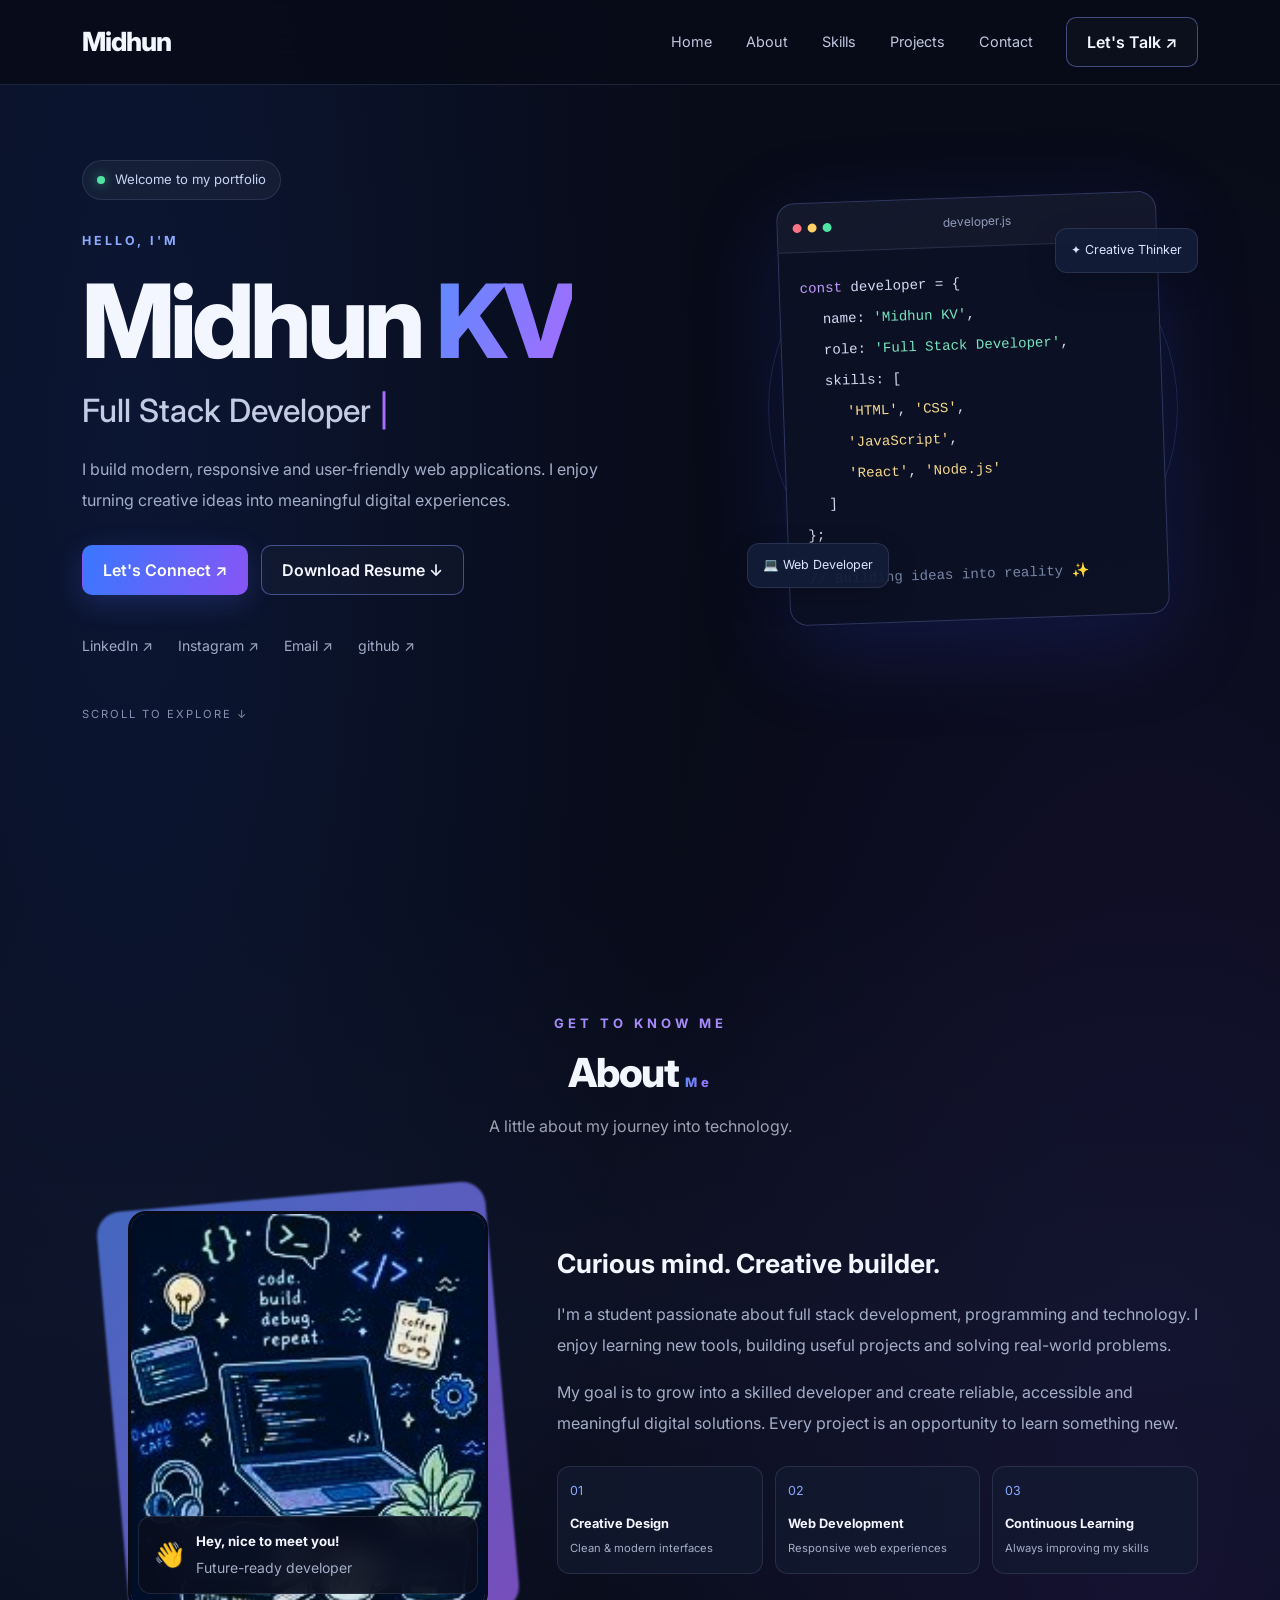
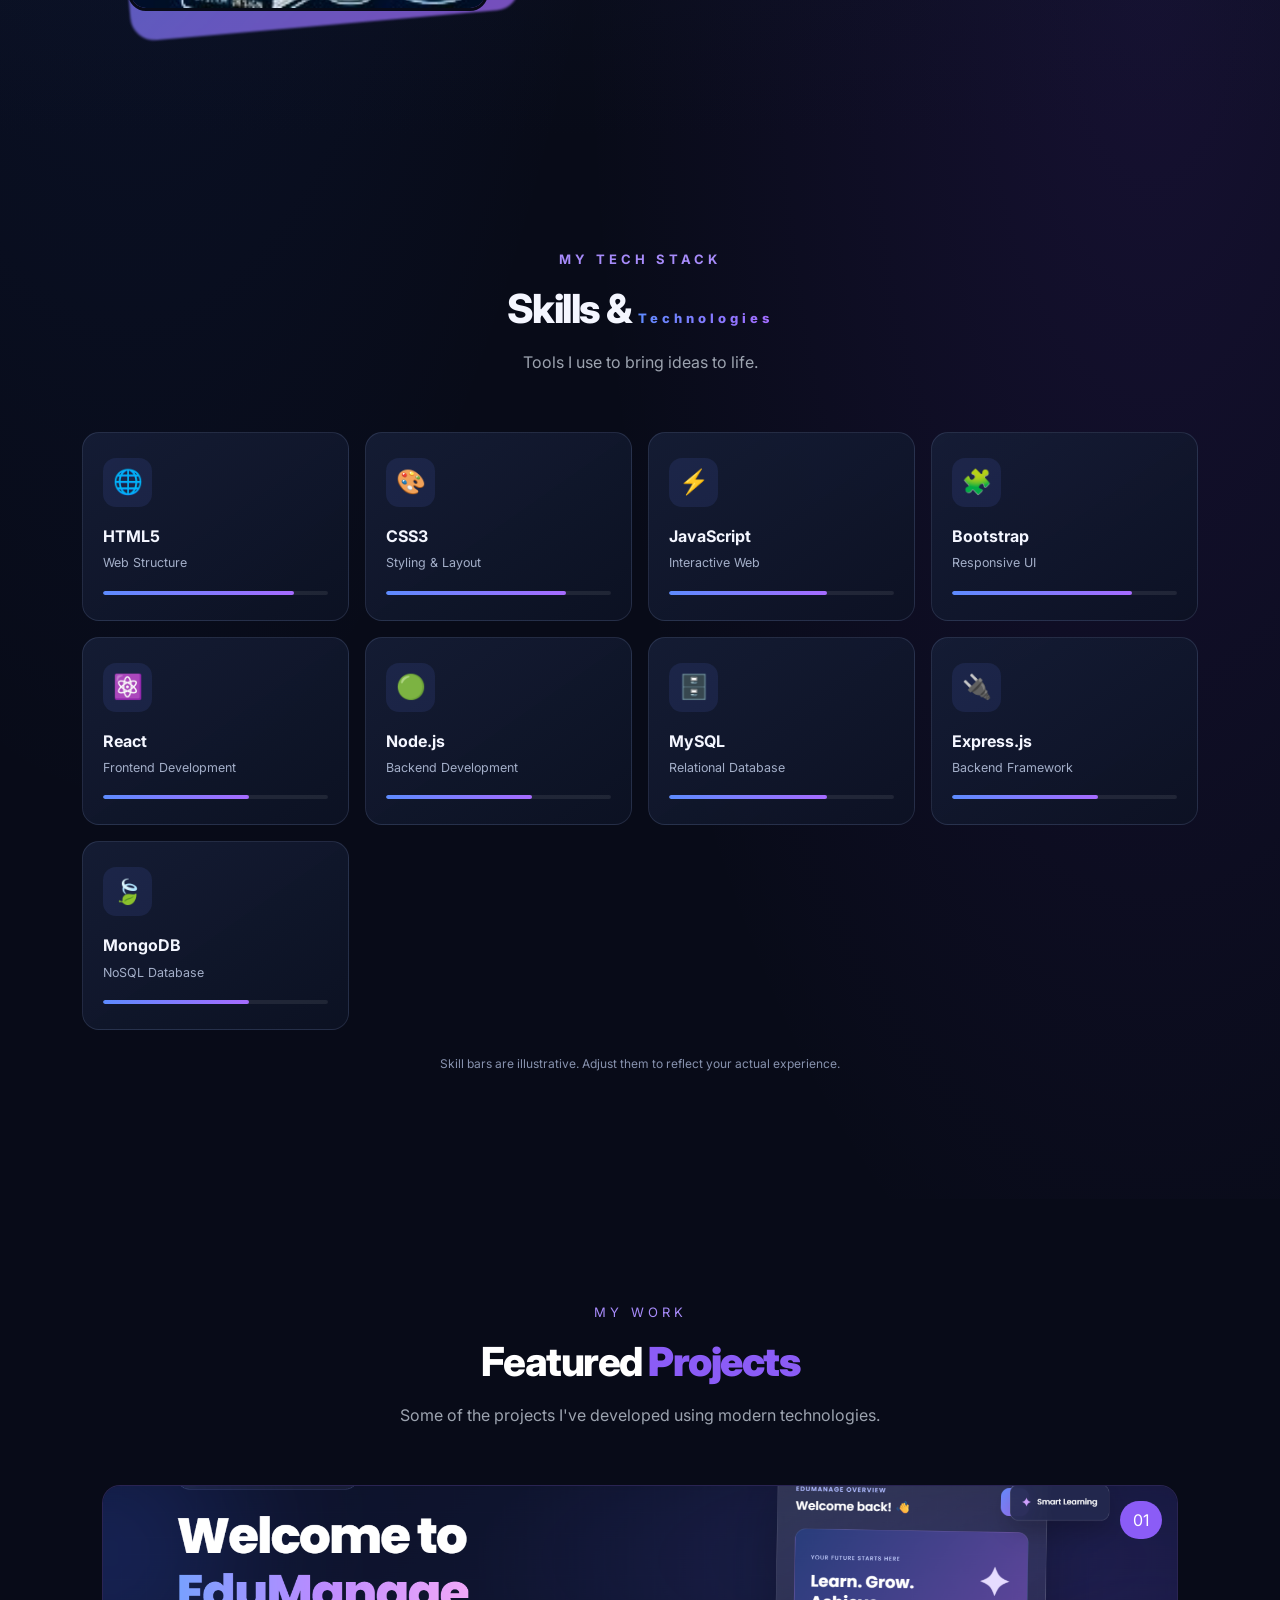
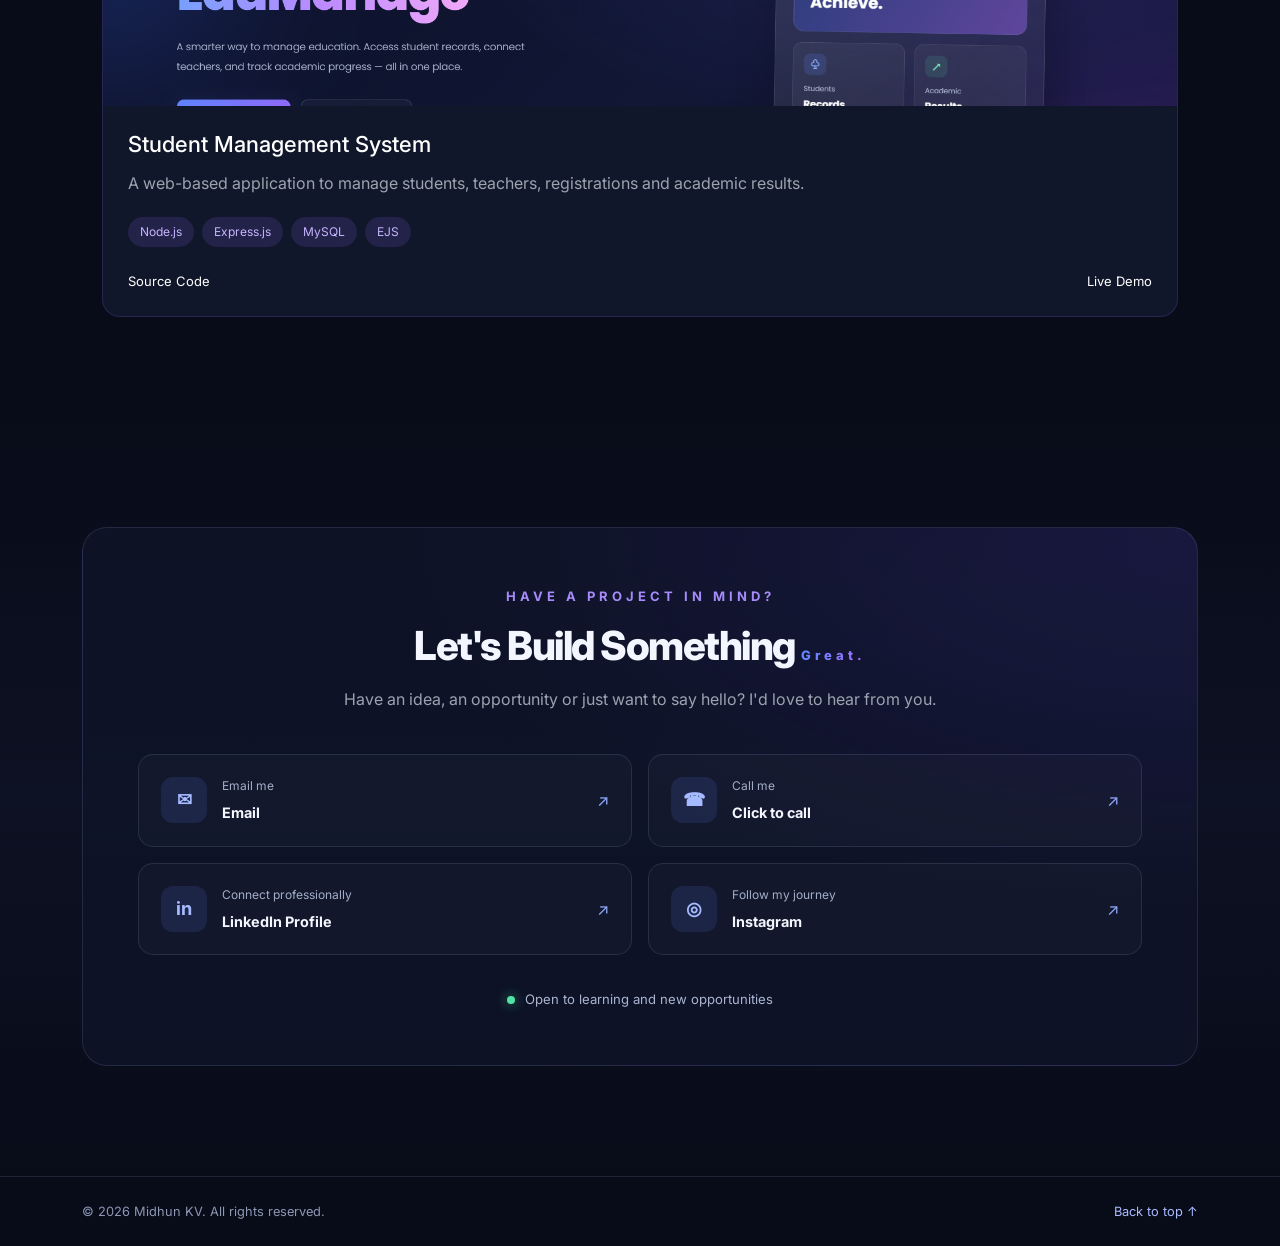
<file: index.html>
<!-- <!DOCTYPE html>
<html lang="en">

<head>
    <meta charset="UTF-8">
    <meta name="viewport" content="width=device-width, initial-scale=1.0">
    <title>PORTFOLIO</title>
    <link href="https://cdn.jsdelivr.net/npm/bootstrap@5.0.2/dist/css/bootstrap.min.css" rel="stylesheet"
        integrity="sha384-EVSTQN3/azprG1Anm3QDgpJLIm9Nao0Yz1ztcQTwFspd3yD65VohhpuuCOmLASjC" crossorigin="anonymous">
    <script src="https://cdn.jsdelivr.net/npm/bootstrap@5.0.2/dist/js/bootstrap.bundle.min.js"
        integrity="sha384-MrcW6ZMFYlzcLA8Nl+NtUVF0sA7MsXsP1UyJoMp4YLEuNSfAP+JcXn/tWtIaxVXM"
        crossorigin="anonymous"></script>
    <script src="https://cdn.jsdelivr.net/npm/@popperjs/core@2.11.8/dist/umd/popper.min.js"
        integrity="sha384-I7E8VVD/ismYTF4hNIPjVp/Zjvgyol6VFvRkX/vR+Vc4jQkC+hVqc2pM8ODewa9r"
        crossorigin="anonymous"></script>
    <script src="https://cdn.jsdelivr.net/npm/bootstrap@5.3.8/dist/js/bootstrap.min.js"
        integrity="sha384-G/EV+4j2dNv+tEPo3++6LCgdCROaejBqfUeNjuKAiuXbjrxilcCdDz6ZAVfHWe1Y"
        crossorigin="anonymous"></script>
    <link href="main.css" rel="stylesheet">
</head>

<body>
    <div class="main">
        <div>
            <nav class="navbar navbar-expand-lg navbar-light">
                <div class="container">
                    <div class="container-fluid">
                        <button class="navbar-toggler" type="button" data-bs-toggle="collapse"
                            data-bs-target="#navbarNav" aria-controls="navbarNav" aria-expanded="false"
                            aria-label="Toggle navigation">
                            <span class="navbar-toggler-icon"></span>
                        </button>
                        <div class="collapse navbar-collapse" id="navbarNav">
                            <ul class="navbar-nav ms-auto">
                                <li class="nav-item">
                                    <a class="nav-link active" aria-current="page" href="#Home">Home</a>
                                </li>
                                <li class="nav-item">
                                    <a class="nav-link" href="#About">About</a>
                                </li>
                                <li class="nav-item">
                                    <a class="nav-link" active href="#Skills">Skills</a>
                                </li>
                                <li class="nav-item">
                                    <a class="nav-link" active href="#Contact">Contact</a>
                                </li>
                            </ul>
                        </div>
                    </div>
                </div>
            </nav>
        </div>
        <div class="container">
            <div class="container">
                <div class="row">
                    <div class="col-4">
                        <div id="Home" class="content">
                            <p class="h4">Hello! 🖐️</p>
                            <p class="h1">I'm Midhun</p>
                            <p class="h5">Fullstack Developer</p>
                            <p>I create creative and responsive websites using modern web technologies. I love turning
                                ideas into interactive digital experiences</p>
                            <a href="Midhun_resume_new.pdf" download class="btn btn-primary" id="cv">
                                Download cv
                            </a>
                        </div>
                    </div>
                    <div class="col"></div>
                </div>
            </div>
        </div>
        <div class="abt-full">
            <div class="container c1">
                <div class=" container about content" id="About">
                    <p class="h2">👤 About Me</p>
                    <div class="container">
                        <div class="row align-items-center">
                            <div class="col-md-6">
                                <p>I am a Fullstack Developer student with a strong interest in web development and
                                    programming.I enjoy learning new technologies
                                    ,building useful projects and solving real-world problems.My goal is to become a
                                    skilled developer and create meaningful
                                    digital solutions.
                                </p>
                            </div>
                            <div class="col-md-6 about-image">
                                <img src="694500ca0e73852ca6f134bd2cb12683.jpg" alt="image" class="about-img" />
                            </div>
                        </div>
                    </div>
                </div>
            </div>
        </div>
        <div class="container skill content" id="Skills">
            <div class="mb-4">
                <p class="h2">
                    🧑‍💻 Skills
                </p>
                <p>Technologies i work's with</p>
            </div>
            <div class="row g-3">
                <div class="col-6 col-md-4 col-lg-2">
                    <div class="card">
                        <h5>HTML</h5>
                        <div class="stars">
                            ★★★★<span>★</span>
                        </div>
                    </div>
                </div>
                <div class="col-6 col-md-4 col-lg-2">
                    <div class="card">
                        <h5>CSS</h5>
                        <div class="stars">
                            ★★★★<span>★</span>
                        </div>
                    </div>
                </div>
                <div class="col-6 col-md-4 col-lg-2">
                    <div class="card">
                        <h5>JavaScript</h5>
                        <div class="stars">
                            ★★★★<span>★</span>
                        </div>
                    </div>
                </div>
                <div class="col-6 col-md-4 col-lg-2">
                    <div class="card">
                        <h5>Bootstrap</h5>
                        <div class="stars">
                            ★★★★<span>★</span>
                        </div>
                    </div>
                </div>
                <div class="col-6 col-md-4 col-lg-2">
                    <div class="card">
                        <h5>React</h5>
                        <div class="stars">
                            ★★★★<span>★</span>
                        </div>
                    </div>
                </div>
                <div class="col-6 col-md-4 col-lg-2">
                    <div class="card">
                        <h5>Node.Js</h5>
                        <div class="stars">
                            ★★★★<span>★</span>
                        </div>
                    </div>
                </div>
                <div class="col-6 col-md-4 col-lg-2">
                    <div class="card">
                        <h5>MySQL</h5>
                        <div class="stars">
                            ★★★★<span>★</span>
                        </div>
                    </div>
                </div>
                <div class="col-6 col-md-4 col-lg-2">
                    <div class="card">
                        <h5>Express</h5>
                        <div class="stars">
                            ★★★★<span>★</span>
                        </div>
                    </div>
                </div>
                <div class="col-6 col-md-4 col-lg-2">
                    <div class="card">
                        <h5>Mongodb</h5>
                        <div class="stars">
                            ★★★★<span>★</span>
                        </div>
                    </div>
                </div>
            </div>
        </div>
        <div class="container content contact" id="Contact"> -->
            <!-- <div class="card contact-row"> -->

            <!-- <p class="h2">📞 Connect With Me</p>
            <p>

                Feel free to reach out for more opportunities</p>
            <div class="row g-4 contact-details">
                <div class="col-12 col-md-3 coll">
                    <div class="card cntct-card">
                        <a href="tel:+918113864633">☎ 811 386 4633</a>
                    </div>
                </div>
                <div class="col-12 col-md-3 ">
                    <div class="coll">
                        <div class="card cntct-card">
                            <a href="mailto:kvmidhun20@gmail.com">📧 kvmidhun20@gmail.com</a>
                        </div>
                    </div>
                </div>
                <div class="col-12 col-md-3 coll">
                    <div class="coll">
                        <div class="card cntct-card">
                            <a href="https://www.linkedin.com/in/midhun-kv-384b65368">ℹ️ linkedin</a>
                        </div>
                    </div>
                </div>
                <div class="col-12 col-md-3 coll">
                    <div class="coll">
                        <div class="card cntct-card">
                            <a href="https://www.instagram.com/midhhunh?stkn=MTE0dmI5b2ZkMzV4aA==">🅾 midhhunh</a>
                        </div>
                    </div>
                </div>
            </div>
            </div>
        </div>
    </div>


</body>

</html> -->


<!DOCTYPE html>
<html lang="en">
<head>
    <meta charset="UTF-8">
    <meta name="viewport" content="width=device-width, initial-scale=1.0">
    <meta name="theme-color" content="#080b18">
    <title>Midhun KV | Full Stack Developer</title>

    <link href="https://cdn.jsdelivr.net/npm/bootstrap@5.3.3/dist/css/bootstrap.min.css"
        rel="stylesheet">
    <script src="https://cdn.jsdelivr.net/npm/bootstrap@5.3.3/dist/js/bootstrap.bundle.min.js"></script>


    <link rel="preconnect" href="https://fonts.googleapis.com">
    <link href="https://fonts.googleapis.com/css2?family=Inter:wght@400;500;600;700;800&display=swap"
        rel="stylesheet">

    <link rel="stylesheet" href="main.css">
</head>
<body>

<nav class="navbar navbar-expand-lg navbar-dark fixed-top">
    <div class="container">
        <a class="navbar-brand" href="#Home">Midhun<span></span></a>

        <button class="navbar-toggler" type="button"
            data-bs-toggle="collapse" data-bs-target="#navbarNav"
            aria-controls="navbarNav" aria-expanded="false"
            aria-label="Toggle navigation">
            <span class="navbar-toggler-icon"></span>
        </button>

        <div class="collapse navbar-collapse" id="navbarNav">
            <ul class="navbar-nav ms-auto align-items-lg-center">
                <li class="nav-item"><a class="nav-link" href="#Home">Home</a></li>
                <li class="nav-item"><a class="nav-link" href="#About">About</a></li>
                <li class="nav-item"><a class="nav-link" href="#Skills">Skills</a></li>
                <li class="nav-item"><a class="nav-link" href="#projects">Projects</a></li>
                <li class="nav-item"><a class="nav-link" href="#Contact">Contact</a></li>
                <li class="nav-item ms-lg-3">
                    <a class="btn btn-outline-custom" href="#Contact">Let's Talk ↗</a>
                </li>
            </ul>
        </div>
    </div>
</nav>

<main>
    <section class="hero section-padding" id="Home">
        <div class="container">
            <div class="row align-items-center gy-5">
                <div class="col-lg-7 hero-content">
                    <div class="availability">
                        <span class="status-dot"></span>
                        Welcome to my portfolio
                    </div>

                    <p class="eyebrow">HELLO, I'M</p>
                    <h1>Midhun <span>KV</span></h1>

                    <h2>Full Stack Developer <span class="cursor">|</span></h2>

                    <p class="hero-description">
                        I build modern, responsive and user-friendly web
                        applications. I enjoy turning creative ideas into
                        meaningful digital experiences.
                    </p>

                    <div class="hero-buttons">
                        <a href="#Contact" class="btn btn-primary-custom">
                            Let's Connect <span>↗</span>
                        </a>

                        <a href="Midhun_resume_new.pdf" download
                            class="btn btn-outline-custom">
                            Download Resume ↓
                        </a>
                    </div>

                    <div class="hero-socials">
                        <a href="https://www.linkedin.com/in/midhun-kv-384b65368"
                            target="_blank" rel="noopener noreferrer">LinkedIn ↗</a>
                        <a href="https://www.instagram.com/midhhunh"
                            target="_blank" rel="noopener noreferrer">Instagram ↗</a>
                        <a href="mailto:kvmidhun20@gmail.com">Email ↗</a>
                        <a href="https://github.com/midhhunh" target="_blank" rel="noopener noreferrer">github ↗</a>
                    </div>
                </div>

                <div class="col-lg-5">
                    <div class="hero-visual">
                        <div class="orbit orbit-one"></div>
                        <div class="orbit orbit-two"></div>

                        <div class="profile-card">
                            <div class="profile-top">
                                <span></span><span></span><span></span>
                                <p>developer.js</p>
                            </div>

                            <div class="code-content">
                                <p><span class="code-purple">const</span>
                                    developer = {</p>
                                <p class="indent">name:
                                    <span class="code-green">'Midhun KV'</span>,</p>
                                <p class="indent">role:
                                    <span class="code-green">'Full Stack Developer'</span>,</p>
                                <p class="indent">skills: [</p>
                                <p class="indent2">
                                    <span class="code-yellow">'HTML'</span>,
                                    <span class="code-yellow">'CSS'</span>,</p>
                                <p class="indent2">
                                    <span class="code-yellow">'JavaScript'</span>,</p>
                                <p class="indent2">
                                    <span class="code-yellow">'React'</span>,
                                    <span class="code-yellow">'Node.js'</span></p>
                                <p class="indent">]</p>
                                <p>};</p>
                                <p class="code-comment">// Building ideas into reality ✨</p>
                            </div>
                        </div>

                        <div class="floating-badge badge-top">✦ Creative Thinker</div>
                        <div class="floating-badge badge-bottom">💻 Web Developer</div>
                    </div>
                </div>
            </div>

            <a class="scroll-down" href="#About">SCROLL TO EXPLORE ↓</a>
        </div>
    </section>

    <section class="section-padding about-section" id="About">
        <div class="container">
            <div class="section-heading">
                <span class="section-tag">GET TO KNOW ME</span>
                <h2>About <span>Me</span></h2>
                <p>A little about my journey into technology.</p>
            </div>

            <div class="row align-items-center gy-5">
                <div class="col-md-5">
                    <div class="about-image-wrapper">
                        <div class="image-glow"></div>
                        <img src="lap.jpg"
                            alt="Midhun KV" class="about-img">
                        <div class="image-caption">
                            <span>👋</span>
                            <div>
                                <strong>Hey, nice to meet you!</strong>
                                <small>Future-ready developer</small>
                            </div>
                        </div>
                    </div>
                </div>

                <div class="col-md-7">
                    <div class="about-text">
                        <h3>Curious mind. Creative builder.</h3>
                        <p>
                            I'm a student passionate about full stack development,
                            programming and technology. I enjoy learning new tools,
                            building useful projects and solving real-world problems.
                        </p>
                        <p>
                            My goal is to grow into a skilled developer and create
                            reliable, accessible and meaningful digital solutions.
                            Every project is an opportunity to learn something new.
                        </p>

                        <div class="about-highlights">
                            <div class="highlight-card">
                                <span>01</span>
                                <strong>Creative Design</strong>
                                <small>Clean & modern interfaces</small>
                            </div>
                            <div class="highlight-card">
                                <span>02</span>
                                <strong>Web Development</strong>
                                <small>Responsive web experiences</small>
                            </div>
                            <div class="highlight-card">
                                <span>03</span>
                                <strong>Continuous Learning</strong>
                                <small>Always improving my skills</small>
                            </div>
                        </div>
                    </div>
                </div>
            </div>
        </div>
    </section>

    <section class="section-padding skills-section" id="Skills">
        <div class="container">
            <div class="section-heading">
                <span class="section-tag">MY TECH STACK</span>
                <h2>Skills & <span>Technologies</span></h2>
                <p>Tools I use to bring ideas to life.</p>
            </div>

            <div class="row g-3">
                <div class="col-6 col-md-4 col-lg-3">
                    <div class="skill-card">
                        <span class="skill-icon">🌐</span>
                        <h3>HTML5</h3>
                        <p>Web Structure</p>
                        <div class="skill-line"><span style="width:85%"></span></div>
                    </div>
                </div>

                <div class="col-6 col-md-4 col-lg-3">
                    <div class="skill-card">
                        <span class="skill-icon">🎨</span>
                        <h3>CSS3</h3>
                        <p>Styling & Layout</p>
                        <div class="skill-line"><span style="width:80%"></span></div>
                    </div>
                </div>

                <div class="col-6 col-md-4 col-lg-3">
                    <div class="skill-card">
                        <span class="skill-icon">⚡</span>
                        <h3>JavaScript</h3>
                        <p>Interactive Web</p>
                        <div class="skill-line"><span style="width:70%"></span></div>
                    </div>
                </div>

                <div class="col-6 col-md-4 col-lg-3">
                    <div class="skill-card">
                        <span class="skill-icon">🧩</span>
                        <h3>Bootstrap</h3>
                        <p>Responsive UI</p>
                        <div class="skill-line"><span style="width:80%"></span></div>
                    </div>
                </div>

                <div class="col-6 col-md-4 col-lg-3">
                    <div class="skill-card">
                        <span class="skill-icon">⚛️</span>
                        <h3>React</h3>
                        <p>Frontend Development</p>
                        <div class="skill-line"><span style="width:65%"></span></div>
                    </div>
                </div>

                <div class="col-6 col-md-4 col-lg-3">
                    <div class="skill-card">
                        <span class="skill-icon">🟢</span>
                        <h3>Node.js</h3>
                        <p>Backend Development</p>
                        <div class="skill-line"><span style="width:65%"></span></div>
                    </div>
                </div>

                <div class="col-6 col-md-4 col-lg-3">
                    <div class="skill-card">
                        <span class="skill-icon">🗄️</span>
                        <h3>MySQL</h3>
                        <p>Relational Database</p>
                        <div class="skill-line"><span style="width:70%"></span></div>
                    </div>
                </div>

                <div class="col-6 col-md-4 col-lg-3">
                    <div class="skill-card">
                        <span class="skill-icon">🔌</span>
                        <h3>Express.js</h3>
                        <p>Backend Framework</p>
                        <div class="skill-line"><span style="width:65%"></span></div>
                    </div>
                </div>

                <div class="col-6 col-md-4 col-lg-3">
                    <div class="skill-card">
                        <span class="skill-icon">🍃</span>
                        <h3>MongoDB</h3>
                        <p>NoSQL Database</p>
                        <div class="skill-line"><span style="width:65%"></span></div>
                    </div>
                </div>
            </div>

            <p class="skills-note">
                Skill bars are illustrative. Adjust them to reflect your actual experience.
            </p>
        </div>
    </section>

    <!-- //projects -->
    <section class="projects-section" id="projects">

    <div class="section-heading">
        <span>MY WORK</span>
        <h2>Featured <strong>Projects</strong></h2>
        <p>Some of the projects I've developed using modern technologies.</p>
    </div>

    <div class="projects-container">

        <!-- Project 1 -->
        <div class="project-card">

            <div class="project-image">
                <img src="project1.png" alt="Student Management System">
                <span class="project-number">01</span>
            </div>

            <div class="project-content">
                <h3>Student Management System</h3>

                <p>
                    A web-based application to manage students,
                    teachers, registrations and academic results.
                </p>

                <div class="tech-stack">
                    <span>Node.js</span>
                    <span>Express.js</span>
                    <span>MySQL</span>
                    <span>EJS</span>
                </div>

                <div class="project-links">
                    <a href="https://github.com/midhhunh/Student-Management-System.git" target="_blank">
                        <i class="bi bi-github"></i> Source Code
                    </a>

                    <a href="YOUR_DEMO_LINK" target="_blank">
                        Live Demo <i class="bi bi-arrow-up-right"></i>
                    </a>
                </div>
            </div>

        </div>


    </div>
</section>

    <section class="section-padding contact-section" id="Contact">
        <div class="container">
            <div class="contact-panel">
                <div class="section-heading">
                    <span class="section-tag">HAVE A PROJECT IN MIND?</span>
                    <h2>Let's Build Something <span>Great.</span></h2>
                    <p>
                        Have an idea, an opportunity or just want to say hello?
                        I'd love to hear from you.
                    </p>
                </div>

                <div class="row g-3 contact-grid">
                    <div class="col-12 col-md-6">
                        <a class="contact-card" href="mailto:kvmidhun20@gmail.com">
                            <span class="contact-icon">✉</span>
                            <div>
                                <small>Email me</small>
                                <strong>Email</strong>
                            </div>
                            <span class="contact-arrow">↗</span>
                        </a>
                    </div>

                    <div class="col-12 col-md-6">
                        <a class="contact-card" href="tel:+918113864633">
                            <span class="contact-icon">☎</span>
                            <div>
                                <small>Call me</small>
                                <strong>Click to call</strong>
                            </div>
                            <span class="contact-arrow">↗</span>
                        </a>
                    </div>

                    <div class="col-12 col-md-6">
                        <a class="contact-card"
                            href="https://www.linkedin.com/in/midhun-kv-384b65368"
                            target="_blank" rel="noopener noreferrer">
                            <span class="contact-icon">in</span>
                            <div>
                                <small>Connect professionally</small>
                                <strong>LinkedIn Profile</strong>
                            </div>
                            <span class="contact-arrow">↗</span>
                        </a>
                    </div>

                    <div class="col-12 col-md-6">
                        <a class="contact-card"
                            href="https://www.instagram.com/midhhunh"
                            target="_blank" rel="noopener noreferrer">
                            <span class="contact-icon">◎</span>
                            <div>
                                <small>Follow my journey</small>
                                <strong>Instagram</strong>
                            </div>
                            <span class="contact-arrow">↗</span>
                        </a>
                    </div>
                </div>

                <div class="contact-bottom">
                    <span class="status-dot"></span>
                    Open to learning and new opportunities
                </div>
            </div>
        </div>
    </section>
</main>

<footer class="footer">
    <div class="container d-flex flex-column flex-md-row justify-content-between gap-2">
        <p>© <span id="year"></span> Midhun KV. All rights reserved.</p>
        <a href="#Home">Back to top ↑</a>
    </div>
</footer>

<script>
    document.getElementById("year").textContent = new Date().getFullYear();
</script>

</body>
</html>
</file>
<file: main.css>
/* body {
    background-color: rgb(10, 25, 47);
}

.navbar {
    background-color: rgb(15, 32, 65);
    padding-bottom: 10px;
}

.nav-link {
    color: white !important;
}

.content {
    padding-top: 12px;
    color: white;
}

.col {
    color: white;
}

.active {
    color: rgb(255, 193, 7) !important;
    font-weight: 700;
}

#cv {
    border-radius: 50px;
    box-shadow: 3px 3px 5px rgb(34, 44, 233);
}

.about {
    color: white;

}

.about-image {
    display: flex;
    justify-content: flex-end;
    align-items: center;
}

.about-img {
    width: 300px;
    height: 200px;
    max-width: 100%;
    border-radius: 15px;
}

@media (max-width:767px) {
    .about-img {
        justify-content: center;
        margin-top: 25px;

    }

    .about-img img {
        width: 250px;
        max-width: 90%;

    }
}

.abt-full {
    background-color: rgb(25, 26, 56);
    padding: 60px;
}

.col-4 {
    padding: 30px;
}

.skill {
    padding: 30px;
}

.card {
    height: 120px;

    background-color: #121d30;

    border: 1px solid #263854;

    border-radius: 15px;

    display: flex;
    flex-direction: column;

    justify-content: center;
    align-items: center;
}

.stars {
    color: yellow;
}

.contact {
    padding: 30px;
    width:100%;
    box-sizing: border-box;
}

.contact-row{
    height: 150px;
    background-color: #121d30;
    box-sizing: content-box;

    border: 1px solid #263854;
    border-radius: 15px;
    flex-direction: column;

    align-items: flex-start;
    padding: 30px;
}
.contact-details{
    width: 100%;
}
.coll{
    text-align: center;

}
a{
    text-decoration: none;
}
a:hover{
    color: rgb(37, 54, 164);
}
@media (max-width:576px){
    .contact{
        width:100%;        
        padding: 25px 20px;
        box-sizing: border-box;
        overflow: hidden;
    }
    .contact h2{
        font-size: 40px;
        line-height: 1.2;
        margin-bottom: 15px;
        word-wrap: break-word;
    }
    .contact p{
        font-size: 16px;
        line-height: 1.5;
        margin-bottom: 25px;
        word-wrap: break-word;
    }
    .contact a{
        display: block;
        max-width: 100%;
        overflow-wrap: anywhere;
        word-break: break-word;
    }
    .contact-row{
        height: 270px;
    }
}
@media (min-width:576px) and (max-width:768px){
    .contact a{
        font-size: 10px;
    }
}  */


:root {
    --bg: #080b18;
    --bg-light: #0e1428;
    --card: rgba(19, 27, 49, 0.72);
    --text: #f4f6ff;
    --muted: #a3aec8;
    --blue: #5d8bff;
    --purple: #a66bff;
    --border: rgba(151, 169, 219, 0.16);
}

* {
    margin: 0;
    padding: 0;
    box-sizing: border-box;
    scroll-behavior: smooth;
}

body {
    font-family: "Inter", sans-serif;
    background:
        radial-gradient(ellipse at 10% 10%, rgba(37, 99, 235, 0.13), transparent 35%),
        radial-gradient(ellipse at 90% 35%, rgba(124, 58, 237, 0.12), transparent 35%),
        var(--bg);
    color: var(--text);
    overflow-x: hidden;
}

a {
    text-decoration: none;
}

.section-padding {
    padding: 110px 0;
}

.navbar {
    background: rgba(8, 11, 24, 0.86);
    backdrop-filter: blur(18px);
    border-bottom: 1px solid var(--border);
    padding: 17px 0;
}

.navbar-brand {
    color: var(--text) !important;
    font-size: 1.65rem;
    font-weight: 800;
    letter-spacing: -1px;
}

.navbar-brand span,
.hero h1 span,
.section-heading h2 span {
    background: linear-gradient(110deg, var(--blue), var(--purple));
    background-clip: text;
    -webkit-background-clip: text;
    color: transparent;
}

.nav-link {
    color: #c0c8df !important;
    margin: 0 9px;
    font-size: 0.9rem;
    transition: color 0.3s;
}

.nav-link:hover {
    color: #8baaff !important;
}

.navbar-toggler {
    border-color: var(--border);
}

.btn {
    border-radius: 10px;
    padding: 12px 20px;
    font-weight: 600;
    transition: 0.3s ease;
}

.btn-primary-custom {
    color: white;
    background: linear-gradient(110deg, #3977ff, #8755f5);
    box-shadow: 0 8px 28px rgba(82, 103, 255, 0.22);
}

.btn-primary-custom:hover {
    color: white;
    transform: translateY(-3px);
    box-shadow: 0 12px 32px rgba(82, 103, 255, 0.35);
}

.btn-outline-custom {
    color: var(--text);
    border: 1px solid rgba(132, 154, 255, 0.45);
    background: rgba(255, 255, 255, 0.025);
}

.btn-outline-custom:hover {
    color: white;
    border-color: var(--blue);
    background: rgba(93, 139, 255, 0.12);
    transform: translateY(-2px);
}

.hero {
    min-height: 100vh;
    padding-top: 160px;
    padding-bottom: 75px;
    position: relative;
}

.hero-content {
    animation: slideUp 0.9s ease both;
}

.availability {
    display: inline-flex;
    align-items: center;
    gap: 10px;
    padding: 9px 14px;
    color: #c9d5f4;
    background: rgba(255, 255, 255, 0.045);
    border: 1px solid var(--border);
    border-radius: 30px;
    font-size: 0.82rem;
    margin-bottom: 32px;
}

.status-dot {
    display: inline-block;
    width: 8px;
    height: 8px;
    background: #50e3a4;
    border-radius: 50%;
    box-shadow: 0 0 12px rgba(80, 227, 164, 0.65);
}

.eyebrow,
.section-tag {
    color: #8daaff;
    font-size: 0.78rem;
    letter-spacing: 3px;
    font-weight: 700;
}

.hero h1 {
    font-size: clamp(3.8rem, 8vw, 6.7rem);
    font-weight: 800;
    line-height: 1.08;
    letter-spacing: -5px;
    margin: 15px 0;
}

.hero h2 {
    font-size: clamp(1.3rem, 3vw, 2rem);
    color: #c4cce3;
    font-weight: 500;
}

.cursor {
    color: var(--purple);
    animation: blink 1s infinite;
}

.hero-description {
    color: var(--muted);
    max-width: 560px;
    line-height: 1.9;
    font-size: 1rem;
    margin: 24px 0 30px;
}

.hero-buttons {
    display: flex;
    flex-wrap: wrap;
    gap: 13px;
}

.hero-socials {
    display: flex;
    flex-wrap: wrap;
    gap: 25px;
    margin-top: 40px;
}

.hero-socials a {
    color: #9faac6;
    font-size: 0.88rem;
    transition: color 0.3s;
}

.hero-socials a:hover {
    color: #8baaff;
}

.hero-visual {
    min-height: 430px;
    display: flex;
    align-items: center;
    justify-content: center;
    position: relative;
    animation: slideUp 1s ease 0.15s both;
}

.orbit {
    position: absolute;
    border: 1px solid rgba(112, 137, 255, 0.18);
    border-radius: 50%;
    pointer-events: none;
}

.orbit-one {
    width: 410px;
    height: 410px;
}

.orbit-two {
    width: 330px;
    height: 330px;
    border-style: dashed;
    animation: rotate 40s linear infinite;
}

.profile-card {
    width: min(100%, 380px);
    position: relative;
    z-index: 2;
    border-radius: 18px;
    overflow: hidden;
    border: 1px solid rgba(139, 157, 255, 0.28);
    background: rgba(12, 18, 37, 0.92);
    box-shadow: 0 25px 90px rgba(35, 64, 175, 0.24);
    transform: rotate(-2deg);
    transition: transform 0.4s;
}

.profile-card:hover {
    transform: rotate(0) translateY(-5px);
}

.profile-top {
    display: flex;
    align-items: center;
    gap: 6px;
    padding: 15px;
    background: rgba(255, 255, 255, 0.035);
    border-bottom: 1px solid var(--border);
}

.profile-top span {
    width: 9px;
    height: 9px;
    background: #ff7185;
    border-radius: 50%;
}

.profile-top span:nth-child(2) {
    background: #ffd166;
}

.profile-top span:nth-child(3) {
    background: #50e3a4;
}

.profile-top p {
    color: #8e9ab9;
    font-size: 0.75rem;
    margin: 0 auto;
    padding-right: 25px;
}

.code-content {
    padding: 25px 20px;
    color: #d3dcf7;
    font-family: Consolas, monospace;
    font-size: clamp(0.7rem, 1.5vw, 0.88rem);
    line-height: 1.7;
}

.code-content p {
    margin-bottom: 7px;
}

.indent {
    padding-left: 22px;
}

.indent2 {
    padding-left: 43px;
}

.code-purple {
    color: #c39bff;
}

.code-green {
    color: #78e4bd;
}

.code-yellow {
    color: #f6d98c;
}

.code-comment {
    color: #7887a8;
    margin-top: 20px;
}

.floating-badge {
    position: absolute;
    z-index: 3;
    background: rgba(20, 29, 55, 0.95);
    border: 1px solid var(--border);
    border-radius: 12px;
    padding: 12px 15px;
    font-size: 0.78rem;
    color: #dbe4ff;
    box-shadow: 0 10px 30px rgba(0, 0, 0, 0.2);
    animation: float 4s ease-in-out infinite;
}

.badge-top {
    top: 35px;
    right: 0;
}

.badge-bottom {
    bottom: 35px;
    left: 0;
    animation-delay: -2s;
}

.scroll-down {
    display: inline-block;
    margin-top: 50px;
    color: #8491b2;
    font-size: 0.7rem;
    letter-spacing: 2px;
}

.about-section,
.contact-section {
    background: linear-gradient(180deg, transparent, rgba(18, 25, 48, 0.48), transparent);
}

.section-heading {
    text-align: center;
    margin-bottom: 55px;
}

.section-heading h2 {
    font-size: clamp(2rem, 4vw, 3.1rem);
    font-weight: 800;
    margin: 13px 0;
    letter-spacing: -1.5px;
}

.section-heading > p {
    color: var(--muted);
    line-height: 1.8;
}

.about-image-wrapper {
    position: relative;
    width: min(100%, 390px);
    margin: 0 auto;
    padding: 15px;
}

.image-glow {
    position: absolute;
    inset: 0;
    background: linear-gradient(140deg, var(--blue), var(--purple));
    border-radius: 24px;
    transform: rotate(-5deg);
    opacity: 0.7;
    filter: blur(1px);
}

.about-img {
    position: relative;
    z-index: 1;
    width: 100%;
    height: 400px;
    object-fit: cover;
    object-position: center;
    border-radius: 18px;
    border: 3px solid var(--bg);
    background: var(--bg-light);
}

.image-caption {
    position: absolute;
    z-index: 2;
    bottom: 32px;
    left: 0;
    right: 0;
    margin: 0 25px;
    display: flex;
    align-items: center;
    gap: 12px;
    padding: 15px;
    background: rgba(9, 14, 29, 0.9);
    backdrop-filter: blur(12px);
    border: 1px solid var(--border);
    border-radius: 13px;
}

.image-caption > span {
    font-size: 1.5rem;
}

.image-caption strong,
.image-caption small {
    display: block;
}

.image-caption strong {
    font-size: 0.83rem;
}

.image-caption small {
    color: var(--muted);
    margin-top: 5px;
}

.about-text h3 {
    font-size: 1.65rem;
    font-weight: 700;
    margin-bottom: 20px;
}

.about-text > p {
    color: var(--muted);
    line-height: 1.9;
    margin-bottom: 17px;
}

.about-highlights {
    display: grid;
    grid-template-columns: repeat(3, minmax(0, 1fr));
    gap: 12px;
    margin-top: 28px;
}

.highlight-card {
    background: var(--card);
    border: 1px solid var(--border);
    border-radius: 13px;
    padding: 15px 12px;
}

.highlight-card span {
    display: block;
    color: #8baaff;
    font-size: 0.78rem;
    margin-bottom: 13px;
}

.highlight-card strong,
.highlight-card small {
    display: block;
}

.highlight-card strong {
    font-size: 0.8rem;
    margin-bottom: 7px;
}

.highlight-card small {
    color: var(--muted);
    font-size: 0.7rem;
    line-height: 1.6;
}

.skill-card {
    height: 100%;
    padding: 25px 20px;
    border: 1px solid var(--border);
    background: linear-gradient(145deg, rgba(22, 31, 56, 0.86), rgba(13, 18, 36, 0.9));
    border-radius: 17px;
    transition: transform 0.3s, border-color 0.3s, box-shadow 0.3s;
}

.skill-card:hover {
    transform: translateY(-7px);
    border-color: rgba(111, 145, 255, 0.6);
    box-shadow: 0 18px 40px rgba(31, 57, 130, 0.15);
}

.skill-icon {
    display: grid;
    place-items: center;
    width: 49px;
    height: 49px;
    border-radius: 13px;
    background: rgba(102, 129, 255, 0.11);
    font-size: 1.5rem;
    margin-bottom: 20px;
}

.skill-card h3 {
    font-size: 1rem;
    font-weight: 700;
}

.skill-card p {
    color: var(--muted);
    font-size: 0.78rem;
    margin: 8px 0 18px;
}

.skill-line {
    height: 4px;
    border-radius: 10px;
    overflow: hidden;
    background: rgba(255, 255, 255, 0.08);
}

.skill-line span {
    display: block;
    height: 100%;
    border-radius: 10px;
    background: linear-gradient(90deg, var(--blue), var(--purple));
}

.skills-note {
    text-align: center;
    color: #8792ae;
    font-size: 0.75rem;
    margin-top: 25px;
}

.contact-panel {
    padding: 55px;
    border: 1px solid var(--border);
    border-radius: 25px;
    background:
        radial-gradient(ellipse at top right, rgba(107, 76, 255, 0.12), transparent 50%),
        rgba(15, 21, 41, 0.76);
}

.contact-panel .section-heading {
    max-width: 650px;
    margin: 0 auto 40px;
}

.contact-card {
    display: flex;
    align-items: center;
    gap: 15px;
    height: 100%;
    padding: 22px;
    background: rgba(255, 255, 255, 0.025);
    border: 1px solid var(--border);
    border-radius: 15px;
    color: var(--text);
    transition: 0.3s ease;
}

.contact-card:hover {
    color: white;
    transform: translateY(-4px);
    border-color: rgba(119, 145, 255, 0.6);
    background: rgba(93, 139, 255, 0.07);
}

.contact-icon {
    display: grid;
    place-items: center;
    flex-shrink: 0;
    width: 46px;
    height: 46px;
    border-radius: 12px;
    background: rgba(104, 128, 255, 0.13);
    color: #a5baff;
    font-weight: 700;
    font-size: 1.15rem;
}

.contact-card small,
.contact-card strong {
    display: block;
}

.contact-card small {
    color: var(--muted);
    margin-bottom: 7px;
    font-size: 0.75rem;
}

.contact-card strong {
    font-size: clamp(0.75rem, 1.5vw, 0.9rem);
    overflow-wrap: anywhere;
}

.contact-arrow {
    margin-left: auto;
    color: #91aaff;
}

.contact-bottom {
    display: flex;
    align-items: center;
    justify-content: center;
    gap: 10px;
    color: #aab5d0;
    font-size: 0.82rem;
    margin-top: 35px;
}

.footer {
    padding: 25px 0;
    border-top: 1px solid var(--border);
    color: #8d98b5;
    font-size: 0.8rem;
}

.footer p {
    margin: 0;
}

.footer a {
    color: #a9bbff;
}

@keyframes slideUp {
    from {
        opacity: 0;
        transform: translateY(25px);
    }
    to {
        opacity: 1;
        transform: translateY(0);
    }
}

@keyframes float {
    0%, 100% {
        transform: translateY(0);
    }
    50% {
        transform: translateY(-12px);
    }
}

@keyframes rotate {
    to {
        transform: rotate(360deg);
    }
}

@keyframes blink {
    50% {
        opacity: 0;
    }
}

@media (max-width: 991px) {
    .navbar-collapse {
        padding: 18px 0 8px;
    }

    .navbar-nav .btn {
        margin-top: 10px;
    }

    .hero {
        padding-top: 140px;
    }

    .hero-visual {
        min-height: 400px;
    }

    .about-highlights {
        grid-template-columns: 1fr;
    }

    .contact-panel {
        padding: 35px 25px;
    }
}

@media (max-width: 575px) {
    .section-padding {
        padding: 80px 0;
    }

    .hero {
        padding-top: 125px;
    }

    .hero h1 {
        letter-spacing: -3px;
    }

    .hero-visual {
        min-height: 360px;
    }

    .orbit-one {
        width: 310px;
        height: 310px;
    }

    .orbit-two {
        width: 260px;
        height: 260px;
    }

    .floating-badge {
        font-size: 0.68rem;
        padding: 10px;
    }

    .badge-top {
        right: -3px;
    }

    .badge-bottom {
        left: -3px;
    }

    .about-img {
        height: 330px;
    }

    .contact-panel {
        padding: 30px 17px;
    }

    .contact-card {
        padding: 17px 13px;
        gap: 11px;
    }

    .contact-icon {
        width: 40px;
        height: 40px;
    }
}

@media (prefers-reduced-motion: reduce) {
    *, *::before, *::after {
        scroll-behavior: auto !important;
        animation-duration: 0.01ms !important;
        animation-iteration-count: 1 !important;
        transition-duration: 0.01ms !important;
    }
}

.projects-section {
    padding: 100px 8%;
    background: #080b18;
    color: white;
}

.section-heading {
    text-align: center;
    margin-bottom: 55px;
}

.section-heading span {
    color: #a78bfa;
    letter-spacing: 4px;
    font-size: 13px;
}

.section-heading h2 {
    font-size: 40px;
    margin: 15px 0;
}

.section-heading strong {
    color: #8b5cf6;
}

.section-heading p {
    color: #9ca3af;
}

.projects-container {
    display: grid;
    grid-template-columns: repeat(auto-fit, minmax(280px, 1fr));
    gap: 30px;
}

.project-card {
    background: #11172a;
    border: 1px solid rgba(139, 92, 246, 0.2);
    border-radius: 18px;
    overflow: hidden;
    transition: 0.4s ease;
}

.project-card:hover {
    transform: translateY(-10px);
    border-color: #8b5cf6;
    box-shadow: 0 15px 40px rgba(99, 102, 241, 0.2);
}

.project-image {
    height: 220px;
    position: relative;
    overflow: hidden;
}

.project-image img {
    width: 100%;
    height: 100%;
    object-fit: cover;
    transition: 0.5s;
}

.project-card:hover .project-image img {
    transform: scale(1.08);
}

.project-number {
    position: absolute;
    top: 15px;
    right: 15px;
    background: #8b5cf6;
    padding: 7px 13px;
    border-radius: 20px;
}

.project-content {
    padding: 25px;
}

.project-content h3 {
    font-size: 22px;
    margin-bottom: 12px;
}

.project-content p {
    color: #9ca3af;
    line-height: 1.7;
}

.tech-stack {
    display: flex;
    flex-wrap: wrap;
    gap: 8px;
    margin: 20px 0;
}

.tech-stack span {
    background: rgba(139, 92, 246, 0.15);
    color: #c4b5fd;
    padding: 6px 12px;
    border-radius: 20px;
    font-size: 12px;
}

.project-links {
    display: flex;
    justify-content: space-between;
    gap: 10px;
    margin-top: 25px;
}

.project-links a {
    text-decoration: none;
    color: white;
    font-size: 13px;
    transition: 0.3s;
}

.project-links a:hover {
    color: #a78bfa;
}

@media(max-width: 576px) {
    .projects-section {
        padding: 70px 5%;
    }

    .section-heading h2 {
        font-size: 30px;
    }
}
</file>
